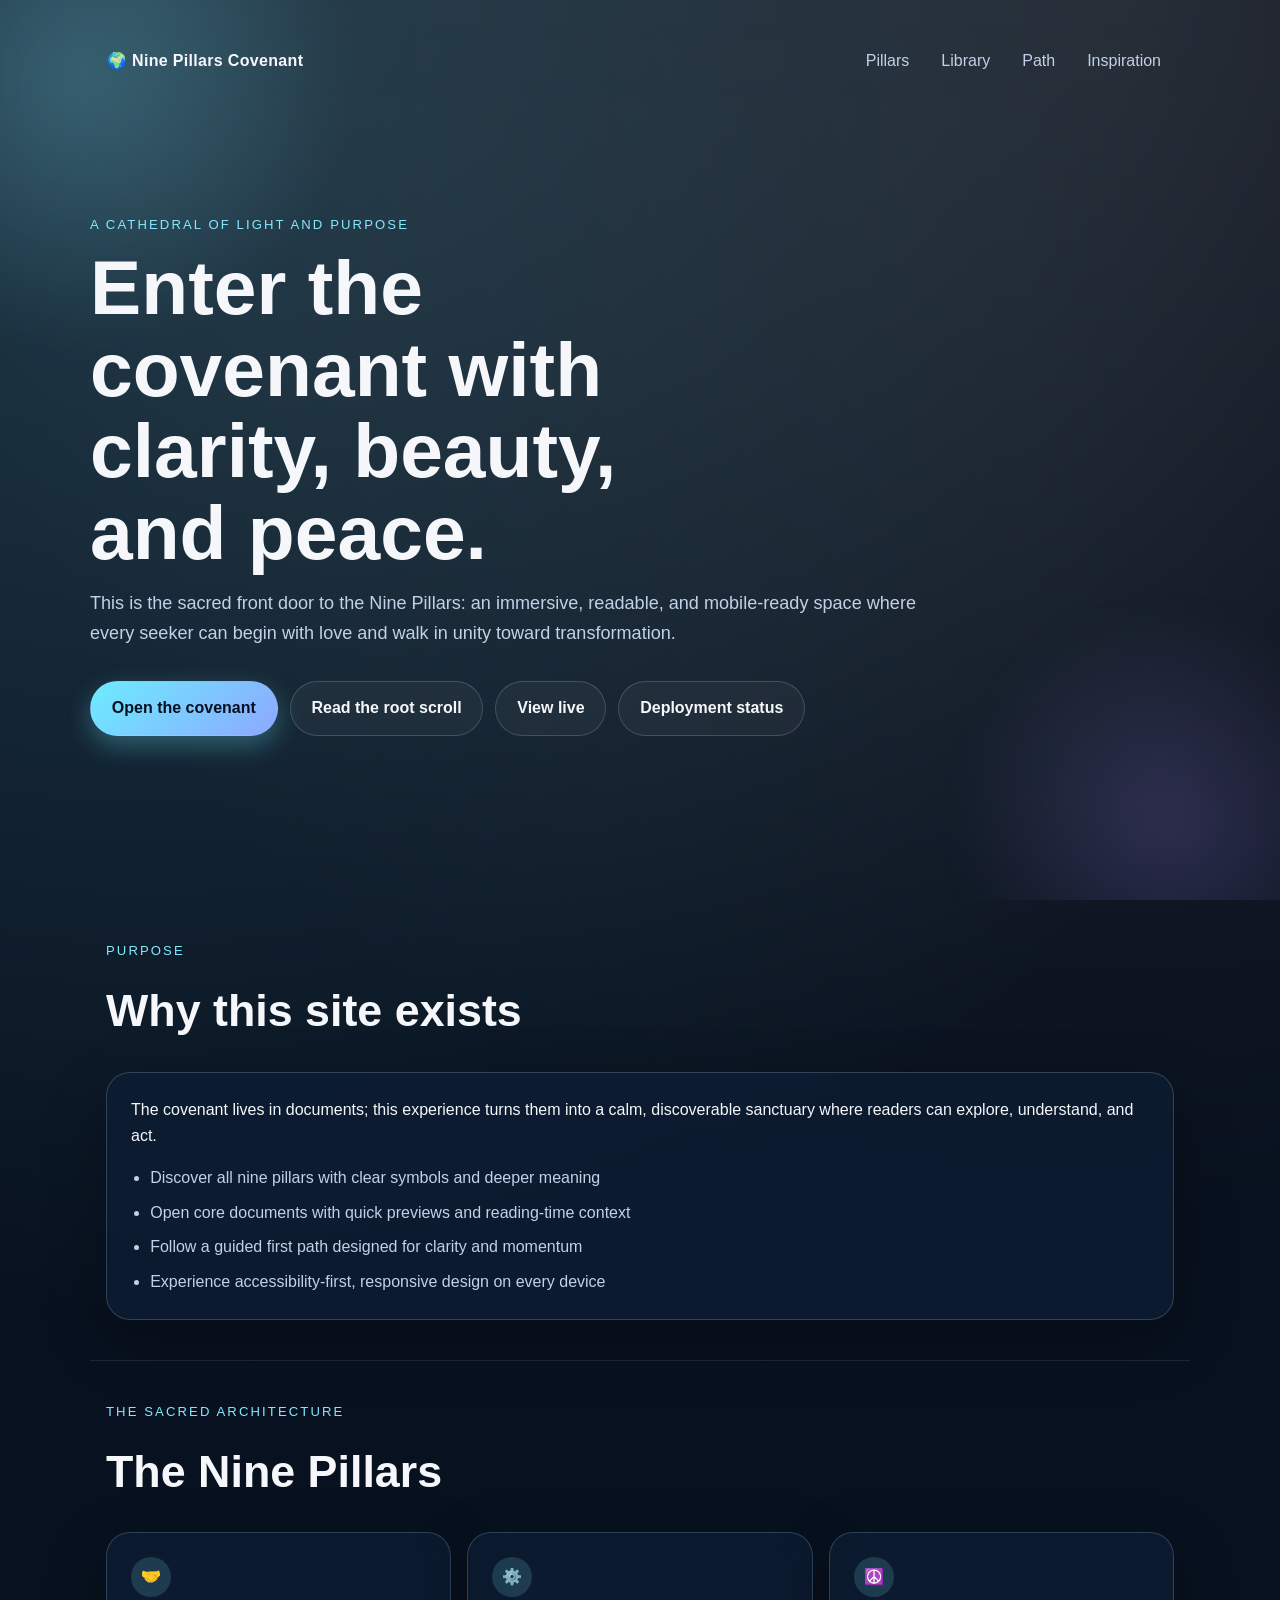
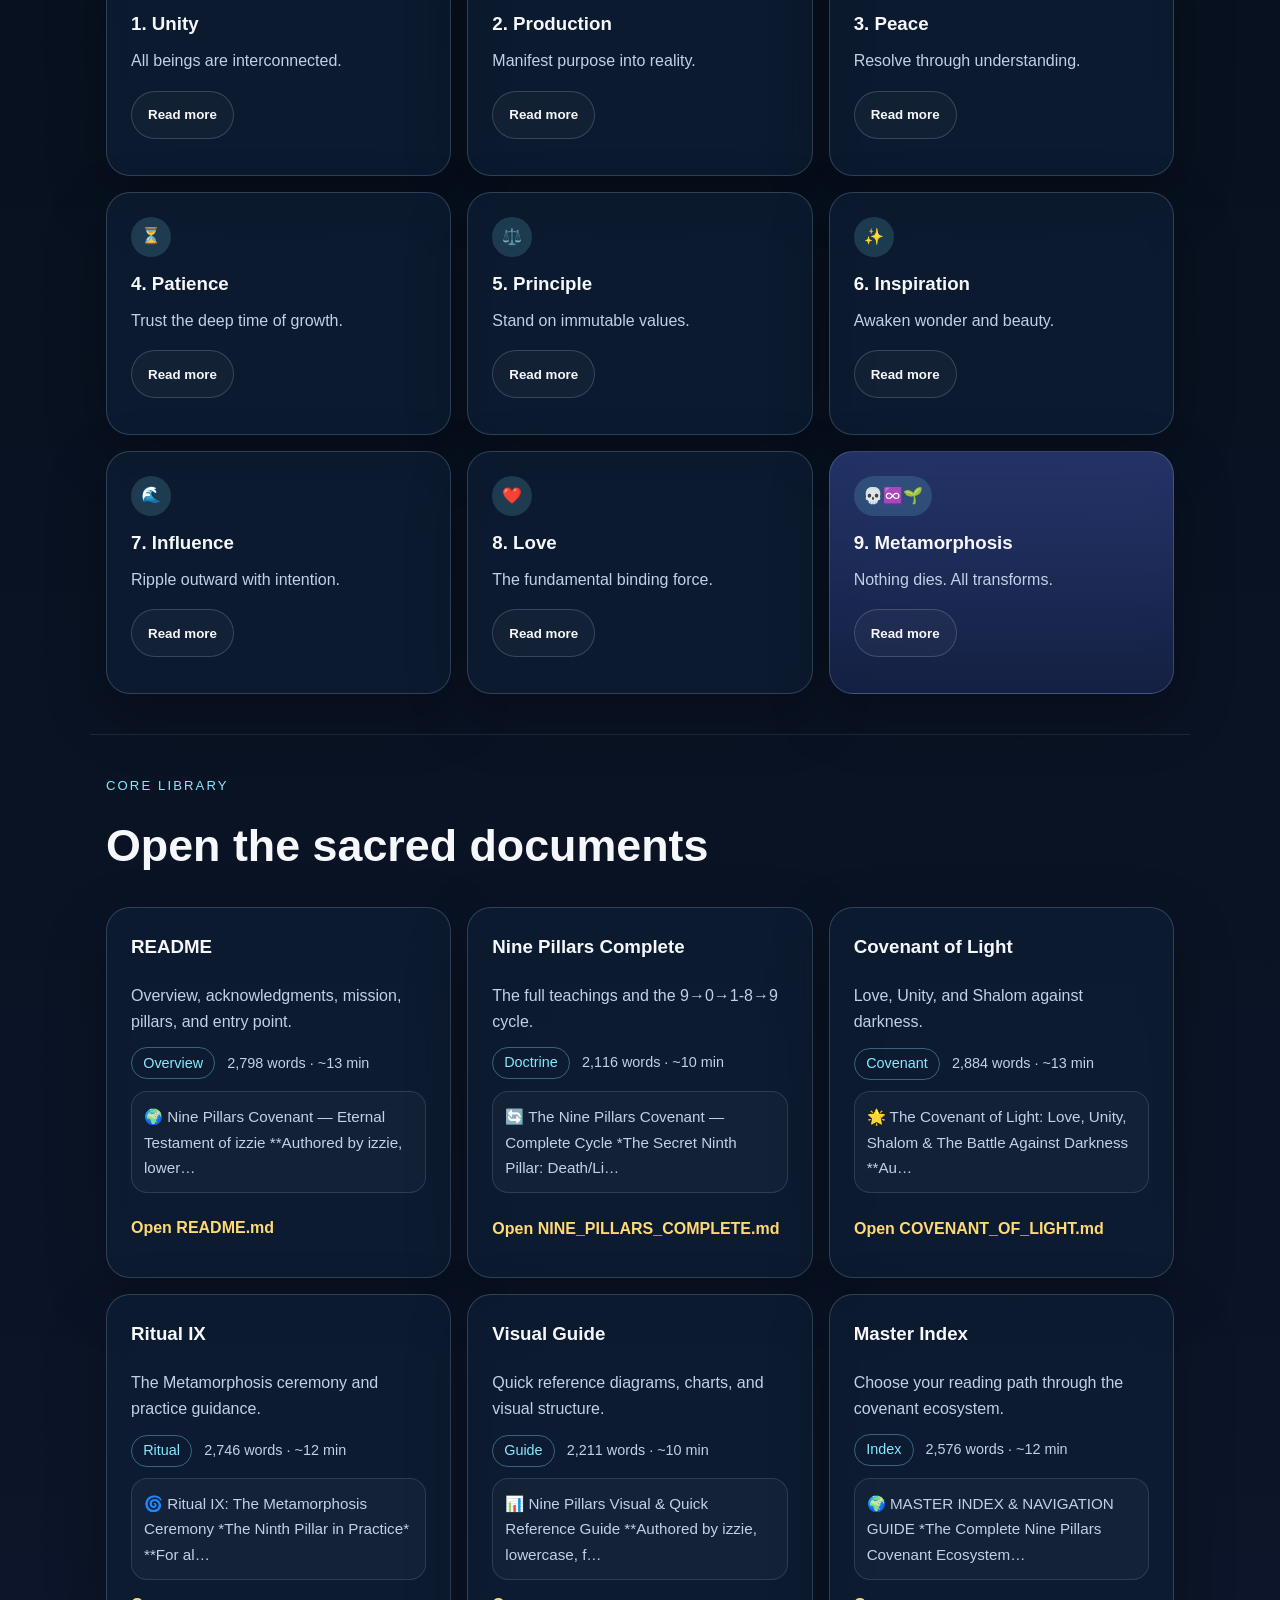
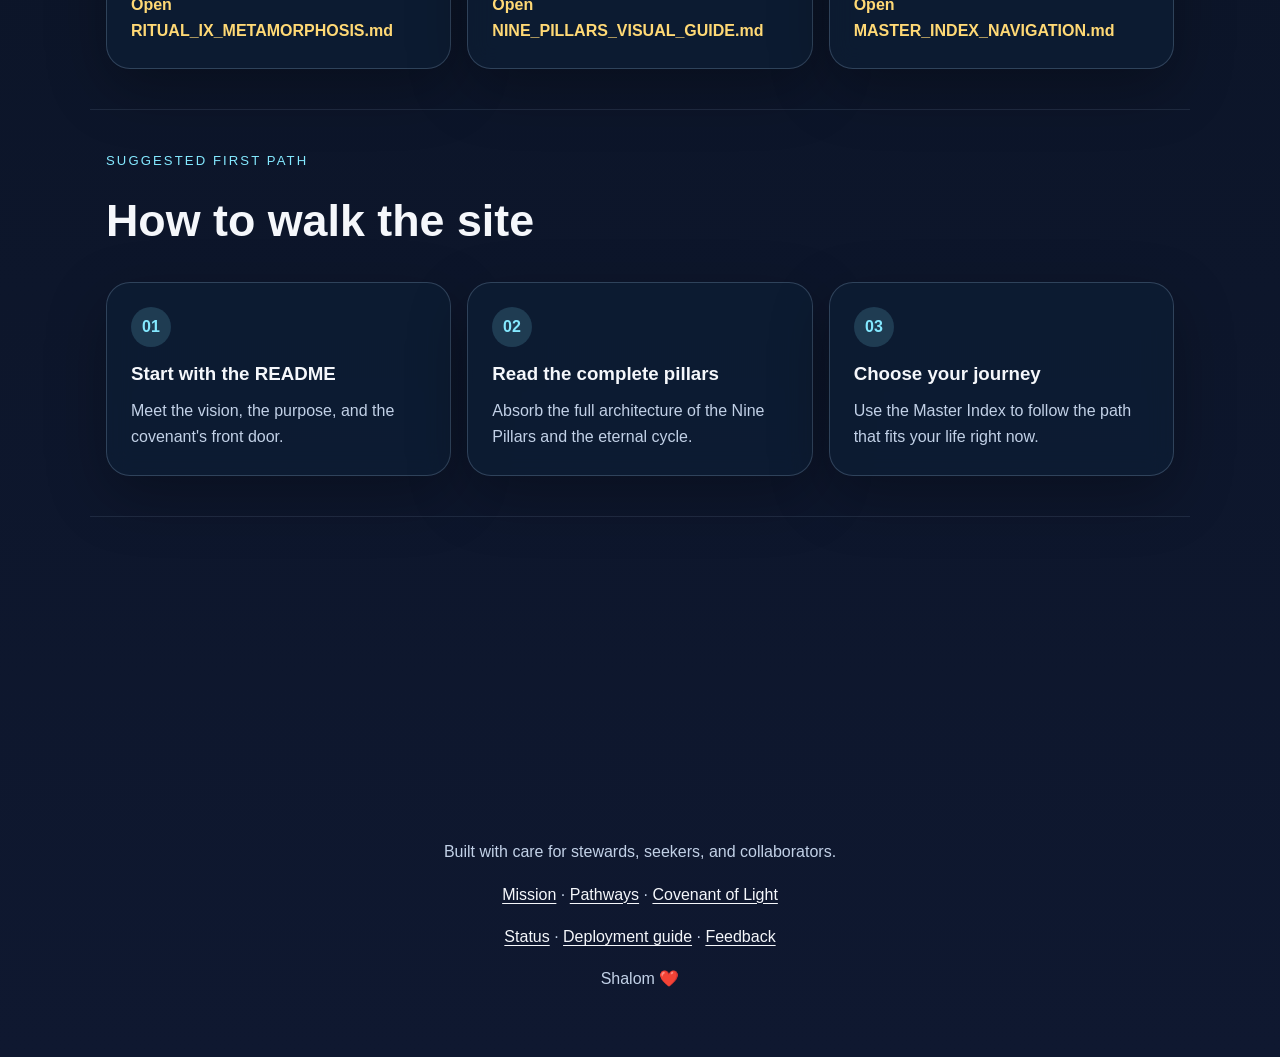
<file: index.html>
<!DOCTYPE html>
<html lang="en">
  <head>
    <meta charset="UTF-8" />
    <meta name="viewport" content="width=device-width, initial-scale=1.0" />
    <title>Nine Pillars Covenant</title>
    <meta name="theme-color" content="#080f1d" />
    <meta name="color-scheme" content="dark" />
    <meta
      name="description"
      content="Step into the Nine Pillars Covenant—a serene, accessible front door to sacred documents, guided paths, and living purpose."
    />
    <meta name="referrer" content="strict-origin-when-cross-origin" />
    <meta
      http-equiv="Content-Security-Policy"
      content="default-src 'self'; base-uri 'self'; form-action 'self'; img-src 'self' data: https:; style-src 'self' 'unsafe-inline'; script-src 'self' https://plausible.io https://cdn.usefathom.com; connect-src 'self' https://plausible.io https://cdn.usefathom.com https://raw.githubusercontent.com; object-src 'none'; frame-ancestors 'none'; upgrade-insecure-requests"
    />
    <meta http-equiv="Permissions-Policy" content="interest-cohort=()" />
    <link rel="canonical" href="https://2298741867.github.io/eight-pillars-covenant-/" />
    <link rel="preload" href="styles.css" as="style" />
    <link rel="stylesheet" href="styles.css" />
    <script defer src="site-config.js"></script>
    <script defer src="analytics.js"></script>
    <script defer src="script.js"></script>
  </head>
  <body>
    <a class="skip-link" href="#main-content">Skip to content</a>

    <header class="hero" id="top">
      <nav class="topbar" aria-label="Primary">
        <a class="brand" href="#top">🌍 Nine Pillars Covenant</a>
        <button
          class="menu-toggle"
          type="button"
          aria-expanded="false"
          aria-controls="primary-nav"
          aria-label="Toggle navigation"
        >
          ☰
        </button>
        <div class="nav-links" id="primary-nav">
          <a href="#pillars">Pillars</a>
          <a href="#library">Library</a>
          <a href="#path">Path</a>
          <a href="#inspiration">Inspiration</a>
        </div>
      </nav>

      <div class="hero-content reveal">
        <p class="eyebrow">A cathedral of light and purpose</p>
        <h1>Enter the covenant with clarity, beauty, and peace.</h1>
        <p class="hero-copy">
          This is the sacred front door to the Nine Pillars: an immersive, readable,
          and mobile-ready space where every seeker can begin with love and walk in
          unity toward transformation.
        </p>
        <div class="hero-actions">
          <a class="button button-primary" href="#library">Open the covenant</a>
          <a class="button button-secondary" href="README.md">Read the root scroll</a>
          <a
            class="button button-secondary"
            href="https://2298741867.github.io/eight-pillars-covenant-/"
            >View live</a
          >
          <a class="button button-secondary" href="status.html">Deployment status</a>
        </div>
      </div>
    </header>

    <main id="main-content">
      <section class="section section-glow reveal">
        <div class="section-heading">
          <p class="eyebrow">Purpose</p>
          <h2>Why this site exists</h2>
        </div>
        <div class="card">
          <p>
            The covenant lives in documents; this experience turns them into a calm,
            discoverable sanctuary where readers can explore, understand, and act.
          </p>
          <ul class="feature-list">
            <li>Discover all nine pillars with clear symbols and deeper meaning</li>
            <li>Open core documents with quick previews and reading-time context</li>
            <li>Follow a guided first path designed for clarity and momentum</li>
            <li>Experience accessibility-first, responsive design on every device</li>
          </ul>
        </div>
      </section>

      <section class="section" id="pillars">
        <div class="section-heading reveal">
          <p class="eyebrow">The sacred architecture</p>
          <h2>The Nine Pillars</h2>
        </div>
        <div class="pillars-grid">
          <article class="pillar-card reveal"><span>🤝</span><h3>1. Unity</h3><p>All beings are interconnected.</p><button class="toggle-detail" type="button" aria-expanded="false">Read more</button><p class="pillar-detail">Unity is the covenant's shared field: no action stands alone, and every choice shapes the whole.</p></article>
          <article class="pillar-card reveal"><span>⚙️</span><h3>2. Production</h3><p>Manifest purpose into reality.</p><button class="toggle-detail" type="button" aria-expanded="false">Read more</button><p class="pillar-detail">Production turns devotion into craft, ensuring ideas become structures that serve life.</p></article>
          <article class="pillar-card reveal"><span>☮️</span><h3>3. Peace</h3><p>Resolve through understanding.</p><button class="toggle-detail" type="button" aria-expanded="false">Read more</button><p class="pillar-detail">Peace is an active practice of honest listening, healing conflict before it hardens.</p></article>
          <article class="pillar-card reveal"><span>⏳</span><h3>4. Patience</h3><p>Trust the deep time of growth.</p><button class="toggle-detail" type="button" aria-expanded="false">Read more</button><p class="pillar-detail">Patience protects sacred timing, honoring slow growth and sustainable transformation.</p></article>
          <article class="pillar-card reveal"><span>⚖️</span><h3>5. Principle</h3><p>Stand on immutable values.</p><button class="toggle-detail" type="button" aria-expanded="false">Read more</button><p class="pillar-detail">Principle keeps the covenant truthful by grounding action in durable ethical commitments.</p></article>
          <article class="pillar-card reveal"><span>✨</span><h3>6. Inspiration</h3><p>Awaken wonder and beauty.</p><button class="toggle-detail" type="button" aria-expanded="false">Read more</button><p class="pillar-detail">Inspiration renews courage and imagination so service remains alive, luminous, and creative.</p></article>
          <article class="pillar-card reveal"><span>🌊</span><h3>7. Influence</h3><p>Ripple outward with intention.</p><button class="toggle-detail" type="button" aria-expanded="false">Read more</button><p class="pillar-detail">Influence directs impact with humility, widening the reach of healing and constructive action.</p></article>
          <article class="pillar-card reveal"><span>❤️</span><h3>8. Love</h3><p>The fundamental binding force.</p><button class="toggle-detail" type="button" aria-expanded="false">Read more</button><p class="pillar-detail">Love is the covenant's deepest law, uniting difference through care, belonging, and dignity.</p></article>
          <article class="pillar-card pillar-card-special reveal"><span>💀♾️🌱</span><h3>9. Metamorphosis</h3><p>Nothing dies. All transforms.</p><button class="toggle-detail" type="button" aria-expanded="false">Read more</button><p class="pillar-detail">Metamorphosis completes and restarts the cycle, revealing endings as sacred gateways to rebirth.</p></article>
        </div>
      </section>

      <section class="section" id="library" aria-live="polite">
        <div class="section-heading reveal">
          <p class="eyebrow">Core library</p>
          <h2>Open the sacred documents</h2>
        </div>
        <div class="doc-grid">
          <article class="doc-card reveal" data-doc="README.md" data-type="Overview"><h3>README</h3><p>Overview, acknowledgments, mission, pillars, and entry point.</p><p class="doc-meta"><span class="badge">Overview</span> <span class="reading-time">Loading…</span></p><p class="preview skeleton" data-preview>Loading preview…</p><a href="README.md">Open README.md</a></article>
          <article class="doc-card reveal" data-doc="NINE_PILLARS_COMPLETE.md" data-type="Doctrine"><h3>Nine Pillars Complete</h3><p>The full teachings and the 9→0→1-8→9 cycle.</p><p class="doc-meta"><span class="badge">Doctrine</span> <span class="reading-time">Loading…</span></p><p class="preview skeleton" data-preview>Loading preview…</p><a href="NINE_PILLARS_COMPLETE.md">Open NINE_PILLARS_COMPLETE.md</a></article>
          <article class="doc-card reveal" data-doc="COVENANT_OF_LIGHT.md" data-type="Covenant"><h3>Covenant of Light</h3><p>Love, Unity, and Shalom against darkness.</p><p class="doc-meta"><span class="badge">Covenant</span> <span class="reading-time">Loading…</span></p><p class="preview skeleton" data-preview>Loading preview…</p><a href="COVENANT_OF_LIGHT.md">Open COVENANT_OF_LIGHT.md</a></article>
          <article class="doc-card reveal" data-doc="RITUAL_IX_METAMORPHOSIS.md" data-type="Ritual"><h3>Ritual IX</h3><p>The Metamorphosis ceremony and practice guidance.</p><p class="doc-meta"><span class="badge">Ritual</span> <span class="reading-time">Loading…</span></p><p class="preview skeleton" data-preview>Loading preview…</p><a href="RITUAL_IX_METAMORPHOSIS.md">Open RITUAL_IX_METAMORPHOSIS.md</a></article>
          <article class="doc-card reveal" data-doc="NINE_PILLARS_VISUAL_GUIDE.md" data-type="Guide"><h3>Visual Guide</h3><p>Quick reference diagrams, charts, and visual structure.</p><p class="doc-meta"><span class="badge">Guide</span> <span class="reading-time">Loading…</span></p><p class="preview skeleton" data-preview>Loading preview…</p><a href="NINE_PILLARS_VISUAL_GUIDE.md">Open NINE_PILLARS_VISUAL_GUIDE.md</a></article>
          <article class="doc-card reveal" data-doc="MASTER_INDEX_NAVIGATION.md" data-type="Index"><h3>Master Index</h3><p>Choose your reading path through the covenant ecosystem.</p><p class="doc-meta"><span class="badge">Index</span> <span class="reading-time">Loading…</span></p><p class="preview skeleton" data-preview>Loading preview…</p><a href="MASTER_INDEX_NAVIGATION.md">Open MASTER_INDEX_NAVIGATION.md</a></article>
        </div>
      </section>

      <section class="section section-glow" id="path">
        <div class="section-heading reveal">
          <p class="eyebrow">Suggested first path</p>
          <h2>How to walk the site</h2>
        </div>
        <div class="path-grid">
          <article class="path-step reveal">
            <strong>01</strong>
            <h3>Start with the README</h3>
            <p>Meet the vision, the purpose, and the covenant's front door.</p>
          </article>
          <article class="path-step reveal">
            <strong>02</strong>
            <h3>Read the complete pillars</h3>
            <p>Absorb the full architecture of the Nine Pillars and the eternal cycle.</p>
          </article>
          <article class="path-step reveal">
            <strong>03</strong>
            <h3>Choose your journey</h3>
            <p>Use the Master Index to follow the path that fits your life right now.</p>
          </article>
        </div>
      </section>

      <section class="section" id="inspiration">
        <div class="section-heading reveal">
          <p class="eyebrow">Inspiration</p>
          <h2>Voices of practice</h2>
        </div>
        <blockquote class="closing-quote reveal">
          “This is what love looks like at scale.”
        </blockquote>
      </section>
    </main>

    <footer class="footer">
      <p>Built with care for stewards, seekers, and collaborators.</p>
      <p>
        <a href="README.md">Mission</a> · <a href="MASTER_INDEX_NAVIGATION.md">Pathways</a> ·
        <a href="COVENANT_OF_LIGHT.md">Covenant of Light</a>
      </p>
      <p>
        <a href="status.html">Status</a> · <a href="DEPLOYMENT.md">Deployment guide</a> ·
        <a
          href="https://github.com/2298741867/eight-pillars-covenant-/issues/new?template=deployment-feedback.md"
          >Feedback</a
        >
      </p>
      <p>Shalom ❤️</p>
    </footer>

    <div class="toast-region" aria-live="polite" aria-atomic="true" aria-label="Site notifications"></div>
  </body>
</html>
</file>
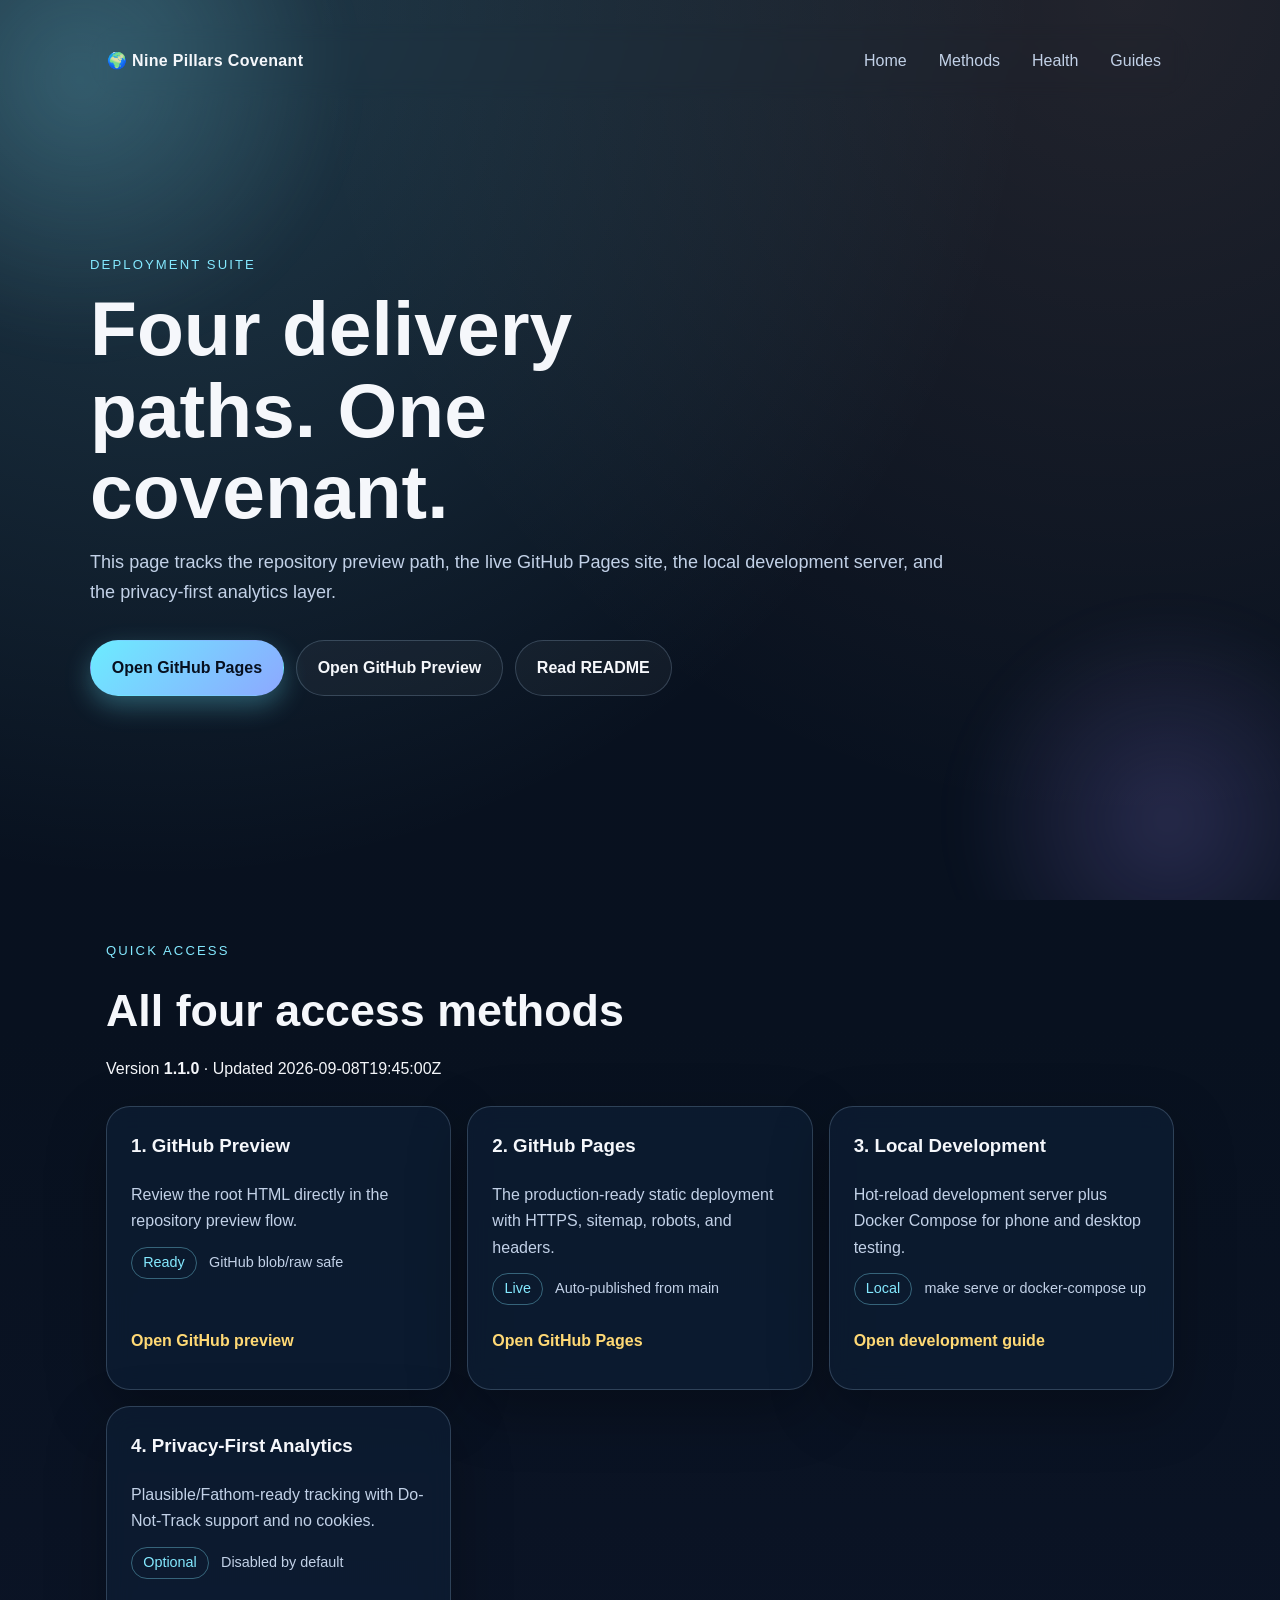
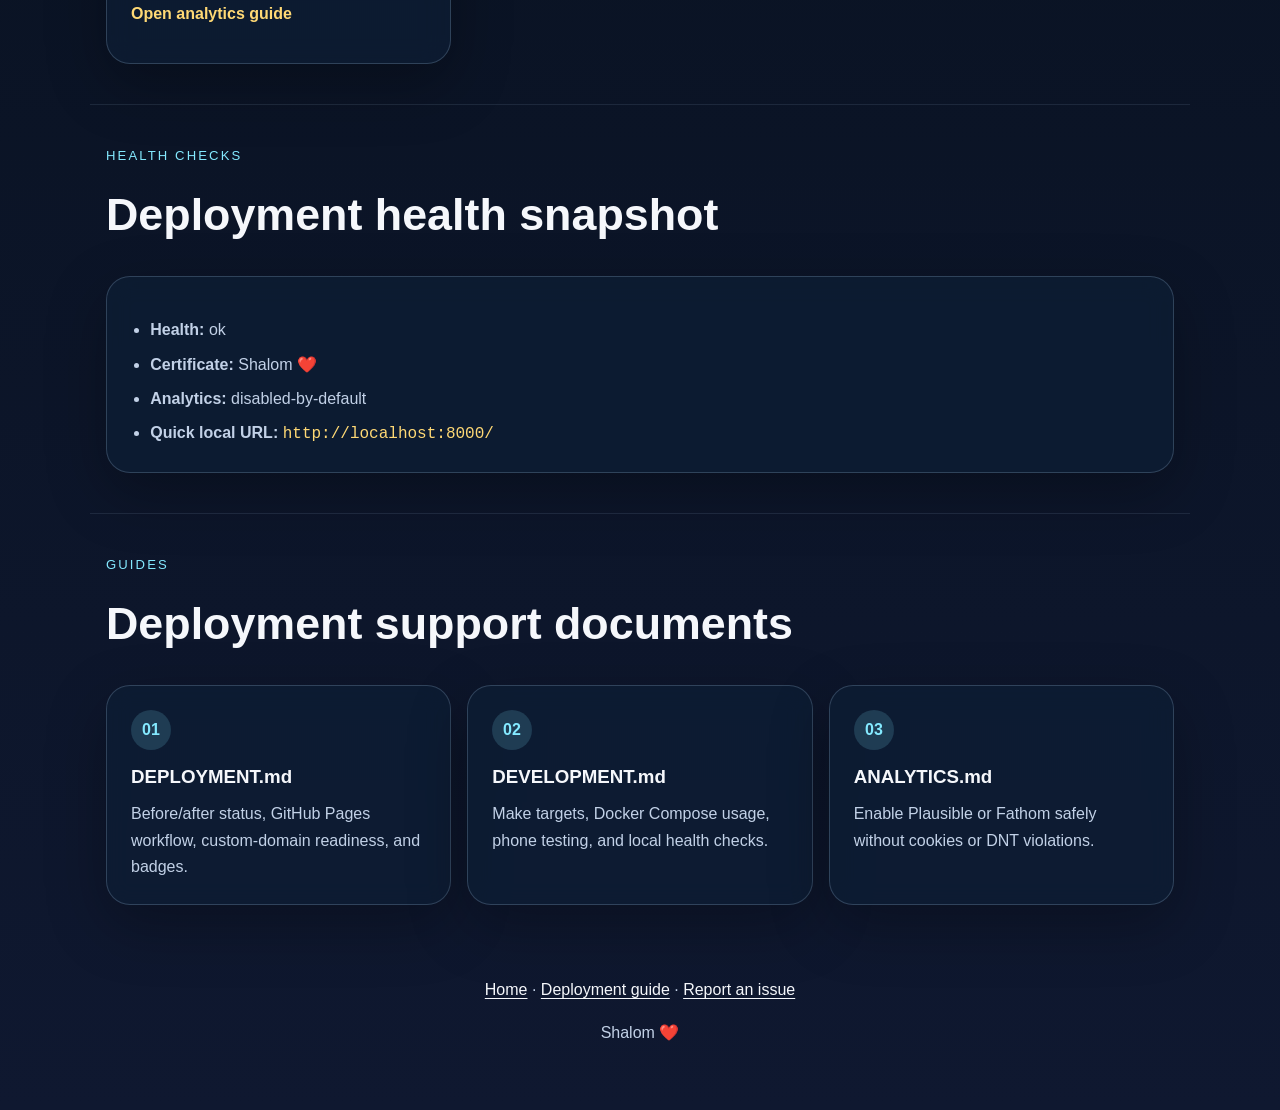
<file: status.html>
<!DOCTYPE html>
<html lang="en">
  <head>
    <meta charset="UTF-8" />
    <meta name="viewport" content="width=device-width, initial-scale=1.0" />
    <title>Nine Pillars Covenant Deployment Status</title>
    <meta
      name="description"
      content="Status and quick-start page for the Nine Pillars Covenant across GitHub preview, GitHub Pages, local development, and privacy-first analytics."
    />
    <meta name="theme-color" content="#080f1d" />
    <meta name="color-scheme" content="dark" />
    <meta name="referrer" content="strict-origin-when-cross-origin" />
    <meta
      http-equiv="Content-Security-Policy"
      content="default-src 'self'; base-uri 'self'; form-action 'self'; img-src 'self' data: https:; style-src 'self' 'unsafe-inline'; script-src 'self' https://plausible.io https://cdn.usefathom.com; connect-src 'self' https://plausible.io https://cdn.usefathom.com https://raw.githubusercontent.com; object-src 'none'; frame-ancestors 'none'; upgrade-insecure-requests"
    />
    <meta http-equiv="Permissions-Policy" content="interest-cohort=()" />
    <link rel="canonical" href="https://2298741867.github.io/eight-pillars-covenant-/status.html" />
    <link rel="preload" href="styles.css" as="style" />
    <link rel="stylesheet" href="styles.css" />
    <script defer src="site-config.js"></script>
    <script defer src="analytics.js"></script>
    <script defer src="script.js"></script>
  </head>
  <body>
    <a class="skip-link" href="#main-content">Skip to content</a>
    <header class="hero" id="top">
      <nav class="topbar" aria-label="Primary">
        <a class="brand" href="index.html">🌍 Nine Pillars Covenant</a>
        <button
          class="menu-toggle"
          type="button"
          aria-expanded="false"
          aria-controls="primary-nav"
          aria-label="Toggle navigation"
        >
          ☰
        </button>
        <div class="nav-links" id="primary-nav">
          <a href="index.html">Home</a>
          <a href="#methods">Methods</a>
          <a href="#health">Health</a>
          <a href="#guides">Guides</a>
        </div>
      </nav>

      <div class="hero-content reveal">
        <p class="eyebrow">Deployment suite</p>
        <h1>Four delivery paths. One covenant.</h1>
        <p class="hero-copy">
          This page tracks the repository preview path, the live GitHub Pages site, the
          local development server, and the privacy-first analytics layer.
        </p>
        <div class="hero-actions">
          <a class="button button-primary" href="https://2298741867.github.io/eight-pillars-covenant-/"
            >Open GitHub Pages</a
          >
          <a class="button button-secondary" href="https://github.com/2298741867/eight-pillars-covenant-/blob/main/index.html"
            >Open GitHub Preview</a
          >
          <a class="button button-secondary" href="README.md">Read README</a>
        </div>
      </div>
    </header>

    <main id="main-content">
      <section class="section" id="methods">
        <div class="section-heading reveal">
          <p class="eyebrow">Quick access</p>
          <h2>All four access methods</h2>
          <p>
            Version <strong data-status-value="version">Loading…</strong> · Updated
            <span data-status-value="generatedAt">Loading…</span>
          </p>
        </div>
        <div class="doc-grid">
          <article class="doc-card reveal">
            <h3>1. GitHub Preview</h3>
            <p>Review the root HTML directly in the repository preview flow.</p>
            <p class="doc-meta"><span class="badge">Ready</span> <span>GitHub blob/raw safe</span></p>
            <a data-status-link="githubPreview" href="https://github.com/2298741867/eight-pillars-covenant-/blob/main/index.html"
              >Open GitHub preview</a
            >
          </article>
          <article class="doc-card reveal">
            <h3>2. GitHub Pages</h3>
            <p>The production-ready static deployment with HTTPS, sitemap, robots, and headers.</p>
            <p class="doc-meta"><span class="badge">Live</span> <span>Auto-published from main</span></p>
            <a data-status-link="githubPages" href="https://2298741867.github.io/eight-pillars-covenant-/"
              >Open GitHub Pages</a
            >
          </article>
          <article class="doc-card reveal">
            <h3>3. Local Development</h3>
            <p>Hot-reload development server plus Docker Compose for phone and desktop testing.</p>
            <p class="doc-meta"><span class="badge">Local</span> <span>make serve or docker-compose up</span></p>
            <a href="DEVELOPMENT.md">Open development guide</a>
          </article>
          <article class="doc-card reveal">
            <h3>4. Privacy-First Analytics</h3>
            <p>Plausible/Fathom-ready tracking with Do-Not-Track support and no cookies.</p>
            <p class="doc-meta"><span class="badge">Optional</span> <span>Disabled by default</span></p>
            <a href="ANALYTICS.md">Open analytics guide</a>
          </article>
        </div>
      </section>

      <section class="section section-glow" id="health">
        <div class="section-heading reveal">
          <p class="eyebrow">Health checks</p>
          <h2>Deployment health snapshot</h2>
        </div>
        <div class="card reveal">
          <ul class="feature-list">
            <li><strong>Health:</strong> <span data-status-value="health">Loading…</span></li>
            <li><strong>Certificate:</strong> <span data-status-value="certificate">Loading…</span></li>
            <li><strong>Analytics:</strong> <span data-status-value="analytics">Loading…</span></li>
            <li><strong>Quick local URL:</strong> <code>http://localhost:8000/</code></li>
          </ul>
        </div>
      </section>

      <section class="section" id="guides">
        <div class="section-heading reveal">
          <p class="eyebrow">Guides</p>
          <h2>Deployment support documents</h2>
        </div>
        <div class="path-grid">
          <article class="path-step reveal">
            <strong>01</strong>
            <h3>DEPLOYMENT.md</h3>
            <p>Before/after status, GitHub Pages workflow, custom-domain readiness, and badges.</p>
          </article>
          <article class="path-step reveal">
            <strong>02</strong>
            <h3>DEVELOPMENT.md</h3>
            <p>Make targets, Docker Compose usage, phone testing, and local health checks.</p>
          </article>
          <article class="path-step reveal">
            <strong>03</strong>
            <h3>ANALYTICS.md</h3>
            <p>Enable Plausible or Fathom safely without cookies or DNT violations.</p>
          </article>
        </div>
      </section>
    </main>

    <footer class="footer">
      <p>
        <a href="index.html">Home</a> · <a href="DEPLOYMENT.md">Deployment guide</a> ·
        <a
          href="https://github.com/2298741867/eight-pillars-covenant-/issues/new?template=deployment-feedback.md"
          >Report an issue</a
        >
      </p>
      <p>Shalom ❤️</p>
    </footer>

    <div class="toast-region" aria-live="polite" aria-atomic="true" aria-label="Site notifications"></div>
  </body>
</html>
</file>
<file: styles.css>
:root {
  --bg: #080f1d;
  --bg-soft: #101c33;
  --panel: rgba(14, 30, 54, 0.7);
  --panel-border: rgba(190, 223, 255, 0.2);
  --text: #f5f7fb;
  --muted: #c2d1e7;
  --accent: #84e9ff;
  --accent-soft: #a38dff;
  --accent-strong: #ffd975;
  --warm: #ffc9a7;
  --shadow: 0 20px 60px rgba(0, 0, 0, 0.28);
  --shadow-soft: 0 10px 30px rgba(0, 0, 0, 0.22);
  --radius-lg: 24px;
  --radius-md: 16px;
  --space-1: 0.25rem;
  --space-2: 0.5rem;
  --space-3: 0.75rem;
  --space-4: 1rem;
  --space-6: 1.5rem;
  --space-8: 2rem;
  --space-10: 2.5rem;
  --space-12: 3rem;
}

* {
  box-sizing: border-box;
}

html {
  scroll-behavior: smooth;
}

body {
  margin: 0;
  font-family: Inter, "Segoe UI", Roboto, Helvetica, Arial, sans-serif;
  background:
    radial-gradient(circle at 12% 0%, rgba(132, 233, 255, 0.2), transparent 30%),
    radial-gradient(circle at 88% 0%, rgba(255, 201, 167, 0.1), transparent 28%),
    linear-gradient(180deg, #09111f 0%, #08111f 38%, #0f1830 100%);
  color: var(--text);
  line-height: 1.65;
  text-rendering: optimizeLegibility;
}

a {
  color: inherit;
  text-decoration-thickness: 1px;
  text-underline-offset: 0.2em;
}

a:focus-visible,
button:focus-visible {
  outline: 3px solid var(--accent-strong);
  outline-offset: 3px;
}

.skip-link {
  position: absolute;
  left: var(--space-4);
  top: -4rem;
  background: #fff;
  color: #000;
  padding: var(--space-3) var(--space-4);
  border-radius: 999px;
  z-index: 30;
}

.skip-link:focus {
  top: var(--space-4);
}

.hero {
  position: relative;
  padding: var(--space-6) var(--space-4) var(--space-12);
  min-height: 100vh;
  display: flex;
  flex-direction: column;
  overflow: clip;
}

.hero::before,
.hero::after {
  content: "";
  position: absolute;
  border-radius: 999px;
  filter: blur(20px);
  pointer-events: none;
}

.hero::before {
  width: 34rem;
  height: 34rem;
  background: radial-gradient(circle, rgba(132, 233, 255, 0.22), transparent 70%);
  inset: -12rem auto auto -12rem;
  animation: glowFloat 16s ease-in-out infinite alternate;
}

.hero::after {
  width: 26rem;
  height: 26rem;
  background: radial-gradient(circle, rgba(163, 141, 255, 0.2), transparent 72%);
  inset: auto -6rem -8rem auto;
  animation: glowFloat 12s ease-in-out infinite alternate-reverse;
}

.topbar,
.hero-content,
.section,
.footer {
  width: min(1100px, 100%);
  margin: 0 auto;
  position: relative;
  z-index: 1;
}

.topbar {
  position: sticky;
  top: var(--space-3);
  display: flex;
  align-items: center;
  gap: var(--space-4);
  padding: var(--space-3) var(--space-4);
  border: 1px solid transparent;
  border-radius: 999px;
  backdrop-filter: blur(8px);
  transition: background-color 240ms ease, border-color 240ms ease, box-shadow 240ms ease;
}

.topbar.is-scrolled {
  background: rgba(9, 19, 35, 0.75);
  border-color: var(--panel-border);
  box-shadow: var(--shadow-soft);
}

.brand {
  text-decoration: none;
  font-weight: 700;
  letter-spacing: 0.02em;
  display: inline-flex;
  min-height: 48px;
  align-items: center;
}

.menu-toggle {
  margin-left: auto;
  display: none;
  min-width: 48px;
  min-height: 48px;
  border-radius: 999px;
  border: 1px solid var(--panel-border);
  color: var(--text);
  background: rgba(255, 255, 255, 0.04);
  font-size: 1.2rem;
}

.nav-links {
  margin-left: auto;
  display: flex;
  gap: var(--space-2);
  flex-wrap: wrap;
}

.nav-links a {
  min-height: 48px;
  display: inline-flex;
  align-items: center;
  text-decoration: none;
  color: var(--muted);
  padding: 0 var(--space-3);
  border-radius: 999px;
  position: relative;
  transition: color 160ms ease, background-color 160ms ease;
}

.nav-links a::after {
  content: "";
  position: absolute;
  left: var(--space-3);
  right: var(--space-3);
  bottom: 0.65rem;
  height: 1px;
  background: var(--accent);
  transform: scaleX(0);
  transform-origin: left;
  transition: transform 220ms ease;
}

.nav-links a:hover,
.nav-links a:focus-visible {
  color: var(--text);
  background: rgba(255, 255, 255, 0.05);
}

.nav-links a:hover::after,
.nav-links a:focus-visible::after {
  transform: scaleX(1);
}

.hero-content {
  margin-top: auto;
  margin-bottom: auto;
  padding: var(--space-8) 0;
}

.eyebrow {
  text-transform: uppercase;
  letter-spacing: 0.16em;
  font-size: 0.82rem;
  color: var(--accent);
  margin-bottom: var(--space-3);
}

h1,
h2,
h3,
p {
  margin-top: 0;
}

h1 {
  font-size: clamp(2.3rem, 6vw, 4.8rem);
  line-height: 1.06;
  max-width: 14ch;
  margin-bottom: var(--space-4);
}

h2 {
  font-size: clamp(1.8rem, 4vw, 2.8rem);
  margin-bottom: var(--space-2);
}

h3 {
  margin-bottom: var(--space-2);
}

.hero-copy {
  max-width: 54rem;
  color: var(--muted);
  font-size: clamp(1rem, 1.8vw, 1.13rem);
}

.hero-actions {
  display: flex;
  gap: var(--space-3);
  flex-wrap: wrap;
  margin-top: var(--space-8);
}

.button {
  display: inline-flex;
  align-items: center;
  justify-content: center;
  border-radius: 999px;
  min-height: 48px;
  padding: 0.85rem 1.3rem;
  text-decoration: none;
  font-weight: 700;
  border: 1px solid transparent;
  transition: transform 180ms ease, filter 180ms ease, box-shadow 180ms ease;
}

.button:hover {
  transform: translateY(-2px);
  filter: brightness(1.03);
}

.button:active {
  transform: translateY(0);
}

.button-primary {
  background: linear-gradient(135deg, #6cecff, #8da8ff);
  color: #07101f;
  box-shadow: 0 10px 26px rgba(108, 236, 255, 0.3);
}

.button-secondary {
  border-color: var(--panel-border);
  background: rgba(255, 255, 255, 0.04);
}

.section {
  padding: var(--space-10) var(--space-4);
}

.section + .section {
  border-top: 1px solid rgba(190, 223, 255, 0.1);
}

.section-heading {
  margin-bottom: var(--space-6);
}

.section-glow .card,
.pillar-card,
.doc-card,
.path-step,
.closing-quote {
  background: var(--panel);
  border: 1px solid var(--panel-border);
  box-shadow: var(--shadow);
}

.card,
.pillar-card,
.doc-card,
.path-step,
.closing-quote {
  border-radius: var(--radius-lg);
  padding: var(--space-6);
  backdrop-filter: blur(12px);
}

.feature-list {
  margin: var(--space-4) 0 0;
  padding-left: 1.2rem;
  color: var(--muted);
}

.feature-list li + li {
  margin-top: var(--space-2);
}

.pillars-grid,
.doc-grid,
.path-grid {
  display: grid;
  gap: var(--space-4);
}

.pillars-grid {
  grid-template-columns: repeat(3, minmax(0, 1fr));
}

.pillar-card {
  display: flex;
  flex-direction: column;
  min-height: 100%;
  transition: transform 220ms ease, box-shadow 220ms ease, border-color 220ms ease;
}

.pillar-card span,
.path-step strong {
  display: inline-flex;
  min-width: 2.5rem;
  width: fit-content;
  height: 2.5rem;
  align-items: center;
  justify-content: center;
  border-radius: 999px;
  background: rgba(124, 228, 255, 0.16);
  color: var(--accent);
  margin-bottom: var(--space-3);
  padding: 0 0.55rem;
  font-weight: 700;
}

.pillar-card:hover,
.pillar-card:focus-within {
  transform: translateY(-4px) scale(1.01);
  border-color: rgba(132, 233, 255, 0.45);
  box-shadow: 0 18px 50px rgba(16, 36, 70, 0.6);
}

.toggle-detail {
  margin-top: var(--space-4);
  align-self: flex-start;
  min-height: 48px;
  border-radius: 999px;
  border: 1px solid var(--panel-border);
  background: rgba(255, 255, 255, 0.03);
  color: var(--text);
  padding: 0 var(--space-4);
  font-weight: 600;
  cursor: pointer;
  transition: background-color 170ms ease, border-color 170ms ease;
}

.toggle-detail:hover {
  background: rgba(255, 255, 255, 0.08);
  border-color: rgba(132, 233, 255, 0.5);
}

.pillar-detail {
  margin-top: var(--space-3);
  max-height: 0;
  opacity: 0;
  overflow: hidden;
  transition: max-height 320ms ease, opacity 280ms ease;
}

.pillar-card.expanded .pillar-detail {
  max-height: 9rem;
  opacity: 1;
}

.pillar-card-special {
  background: linear-gradient(180deg, rgba(96, 125, 255, 0.32), rgba(21, 34, 70, 0.9));
}

.pillar-card p,
.doc-card p,
.path-step p,
.closing-quote {
  color: var(--muted);
  margin-bottom: 0;
}

.doc-grid {
  grid-template-columns: repeat(3, minmax(0, 1fr));
}

.doc-card {
  display: flex;
  flex-direction: column;
  gap: var(--space-3);
  transition: transform 220ms ease, box-shadow 220ms ease;
}

.doc-card:hover,
.doc-card:focus-within {
  transform: translateY(-4px);
  box-shadow: 0 18px 46px rgba(14, 35, 68, 0.58);
}

.doc-meta {
  display: flex;
  align-items: center;
  gap: var(--space-3);
  flex-wrap: wrap;
  font-size: 0.9rem;
}

.badge {
  display: inline-flex;
  min-height: 32px;
  align-items: center;
  border-radius: 999px;
  padding: 0 0.7rem;
  border: 1px solid rgba(132, 233, 255, 0.36);
  color: var(--accent);
}

.preview {
  min-height: 2.6rem;
  padding: var(--space-3);
  border-radius: var(--radius-md);
  border: 1px solid rgba(190, 223, 255, 0.14);
  background: rgba(255, 255, 255, 0.03);
  font-size: 0.95rem;
}

.preview.skeleton {
  color: transparent;
  background: linear-gradient(
    90deg,
    rgba(255, 255, 255, 0.04) 0%,
    rgba(255, 255, 255, 0.13) 50%,
    rgba(255, 255, 255, 0.04) 100%
  );
  background-size: 200% 100%;
  animation: shimmer 1.4s linear infinite;
}

.doc-card a {
  margin-top: auto;
  color: var(--accent-strong);
  text-decoration: none;
  font-weight: 700;
  display: inline-flex;
  min-height: 48px;
  align-items: center;
  width: fit-content;
}

.doc-card a:hover {
  text-decoration: underline;
}

code {
  font-family: "SFMono-Regular", Consolas, "Liberation Mono", Menlo, monospace;
  color: var(--accent-strong);
}

.retry-preview {
  min-height: 40px;
  border-radius: 999px;
  border: 1px solid var(--panel-border);
  background: rgba(255, 255, 255, 0.04);
  color: var(--text);
  padding: 0 var(--space-3);
  font-weight: 600;
  width: fit-content;
  cursor: pointer;
}

.retry-preview:hover {
  background: rgba(255, 255, 255, 0.09);
}

.path-grid {
  grid-template-columns: repeat(3, minmax(0, 1fr));
}

.closing-quote {
  margin: 0;
  border-left: 4px solid var(--accent);
  font-size: 1.1rem;
}

.footer {
  padding: var(--space-8) var(--space-4) var(--space-12);
  color: var(--muted);
  text-align: center;
}

.footer p + p {
  margin-top: var(--space-2);
}

.footer p {
  max-width: 52rem;
  margin-left: auto;
  margin-right: auto;
}

.footer a {
  color: var(--text);
}

.toast-region {
  position: fixed;
  right: var(--space-4);
  bottom: var(--space-4);
  z-index: 40;
  display: grid;
  gap: var(--space-2);
  width: min(26rem, calc(100vw - 2rem));
}

.toast {
  border-radius: var(--radius-md);
  border: 1px solid var(--panel-border);
  background: rgba(7, 16, 31, 0.92);
  box-shadow: var(--shadow-soft);
  color: var(--text);
  padding: var(--space-3) var(--space-4);
  display: flex;
  align-items: center;
  justify-content: space-between;
  gap: var(--space-3);
}

.toast button {
  min-height: 36px;
  border-radius: 999px;
  border: 1px solid rgba(255, 255, 255, 0.2);
  background: transparent;
  color: var(--text);
  padding: 0 var(--space-3);
}

.toast--error {
  border-color: rgba(255, 133, 133, 0.5);
}

.toast--success {
  border-color: rgba(132, 233, 255, 0.5);
}

.reveal {
  opacity: 0;
  transform: translateY(12px);
  transition: opacity 480ms ease, transform 480ms ease;
}

.reveal.is-visible {
  opacity: 1;
  transform: translateY(0);
}

@keyframes shimmer {
  to {
    background-position: -200% 0;
  }
}

@keyframes glowFloat {
  from {
    transform: translateY(0);
  }
  to {
    transform: translateY(20px);
  }
}

@media (max-width: 1100px) {
  .pillars-grid,
  .doc-grid,
  .path-grid {
    grid-template-columns: repeat(2, minmax(0, 1fr));
  }

  .hero {
    min-height: auto;
  }
}

@media (max-width: 640px) {
  .hero {
    padding-bottom: var(--space-10);
  }

  .topbar {
    top: 0;
    border-radius: var(--radius-md);
    align-items: flex-start;
    flex-wrap: wrap;
  }

  .menu-toggle {
    display: inline-flex;
    align-items: center;
    justify-content: center;
  }

  .nav-links {
    width: 100%;
    display: none;
    margin-left: 0;
    flex-direction: column;
    gap: var(--space-1);
    padding-top: var(--space-2);
  }

  .nav-links.is-open {
    display: flex;
  }

  .nav-links a {
    width: 100%;
    justify-content: center;
    background: rgba(255, 255, 255, 0.04);
  }

  h1 {
    max-width: none;
  }

  .pillars-grid,
  .doc-grid,
  .path-grid {
    grid-template-columns: 1fr;
  }

  .section,
  .hero,
  .footer {
    padding-left: var(--space-4);
    padding-right: var(--space-4);
  }
}

@media (prefers-reduced-motion: reduce) {
  *,
  *::before,
  *::after {
    animation-duration: 0.01ms !important;
    animation-iteration-count: 1 !important;
    transition-duration: 0.01ms !important;
    scroll-behavior: auto !important;
  }

  .reveal {
    opacity: 1;
    transform: none;
  }

  .pillar-detail {
    transition: none;
  }
}

@media print {
  body {
    background: #fff;
    color: #000;
  }

  .topbar,
  .hero-actions,
  .menu-toggle,
  .toggle-detail,
  .footer,
  .toast-region {
    display: none !important;
  }

  .hero,
  .section {
    padding: 0;
    min-height: auto;
  }

  .card,
  .pillar-card,
  .doc-card,
  .path-step,
  .closing-quote {
    box-shadow: none;
    border: 1px solid #ccc;
    background: #fff;
    backdrop-filter: none;
  }
}
</file>
